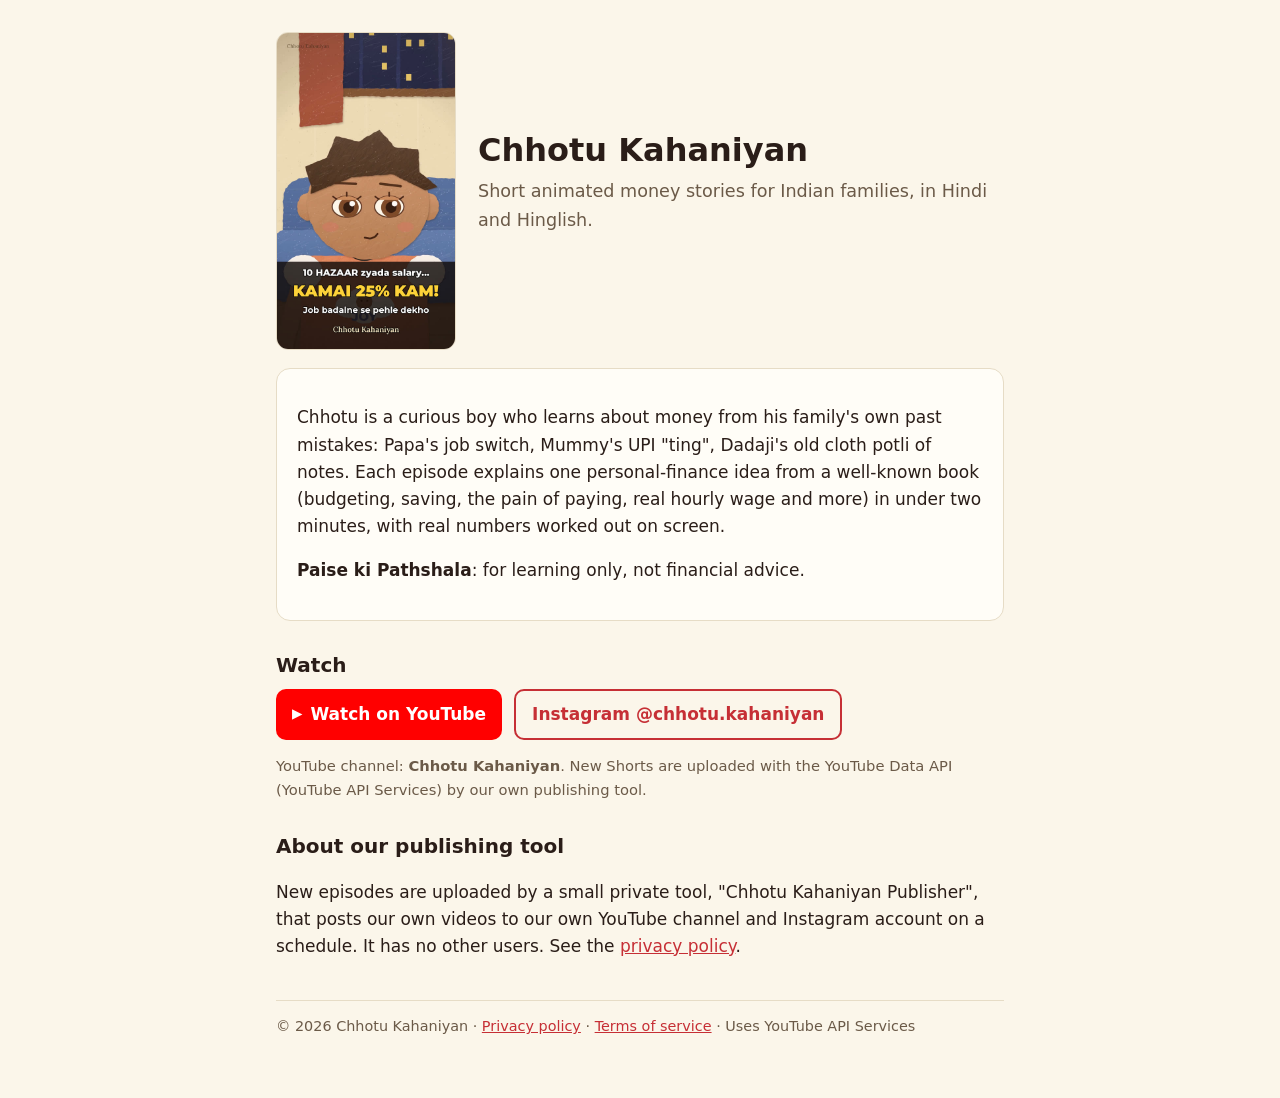
<file: index.html>
<!doctype html><html lang="en"><head><meta charset="utf-8"><meta name="viewport" content="width=device-width,initial-scale=1">
<title>Chhotu Kahaniyan</title><meta name="description" content="Chhotu Kahaniyan: short animated money stories for Indian families, in Hindi and Hinglish.">
<link rel="stylesheet" href="style.css"></head><body><main>
<div class="hero"><img src="cover.jpg" alt="Chhotu, the boy from Chhotu Kahaniyan"><div>
<h1>Chhotu Kahaniyan</h1>
<p class="lead">Short animated money stories for Indian families, in Hindi and Hinglish.</p></div></div>
<div class="card"><p>Chhotu is a curious boy who learns about money from his family's own past mistakes: Papa's job switch, Mummy's UPI "ting", Dadaji's old cloth potli of notes. Each episode explains one personal-finance idea from a well-known book (budgeting, saving, the pain of paying, real hourly wage and more) in under two minutes, with real numbers worked out on screen.</p>
<p><strong>Paise ki Pathshala</strong>: for learning only, not financial advice.</p></div>
<h2>Watch</h2>
<div class="watch">
<a class="yt" href="https://www.youtube.com/results?search_query=Chhotu+Kahaniyan"><span class="play">&#9654;</span> Watch on YouTube</a>
<a class="ig" href="https://www.instagram.com/chhotu.kahaniyan/">Instagram @chhotu.kahaniyan</a>
</div>
<p class="small">YouTube channel: <strong>Chhotu Kahaniyan</strong>. New Shorts are uploaded with the YouTube Data API (YouTube API Services) by our own publishing tool.</p>
<h2>About our publishing tool</h2>
<p>New episodes are uploaded by a small private tool, "Chhotu Kahaniyan Publisher", that posts our own videos to our own YouTube channel and Instagram account on a schedule. It has no other users. See the <a href="privacy.html">privacy policy</a>.</p>
<footer>© 2026 Chhotu Kahaniyan · <a href="privacy.html">Privacy policy</a> · <a href="terms.html">Terms of service</a> · Uses YouTube API Services</footer>
</main></body></html>
</file>
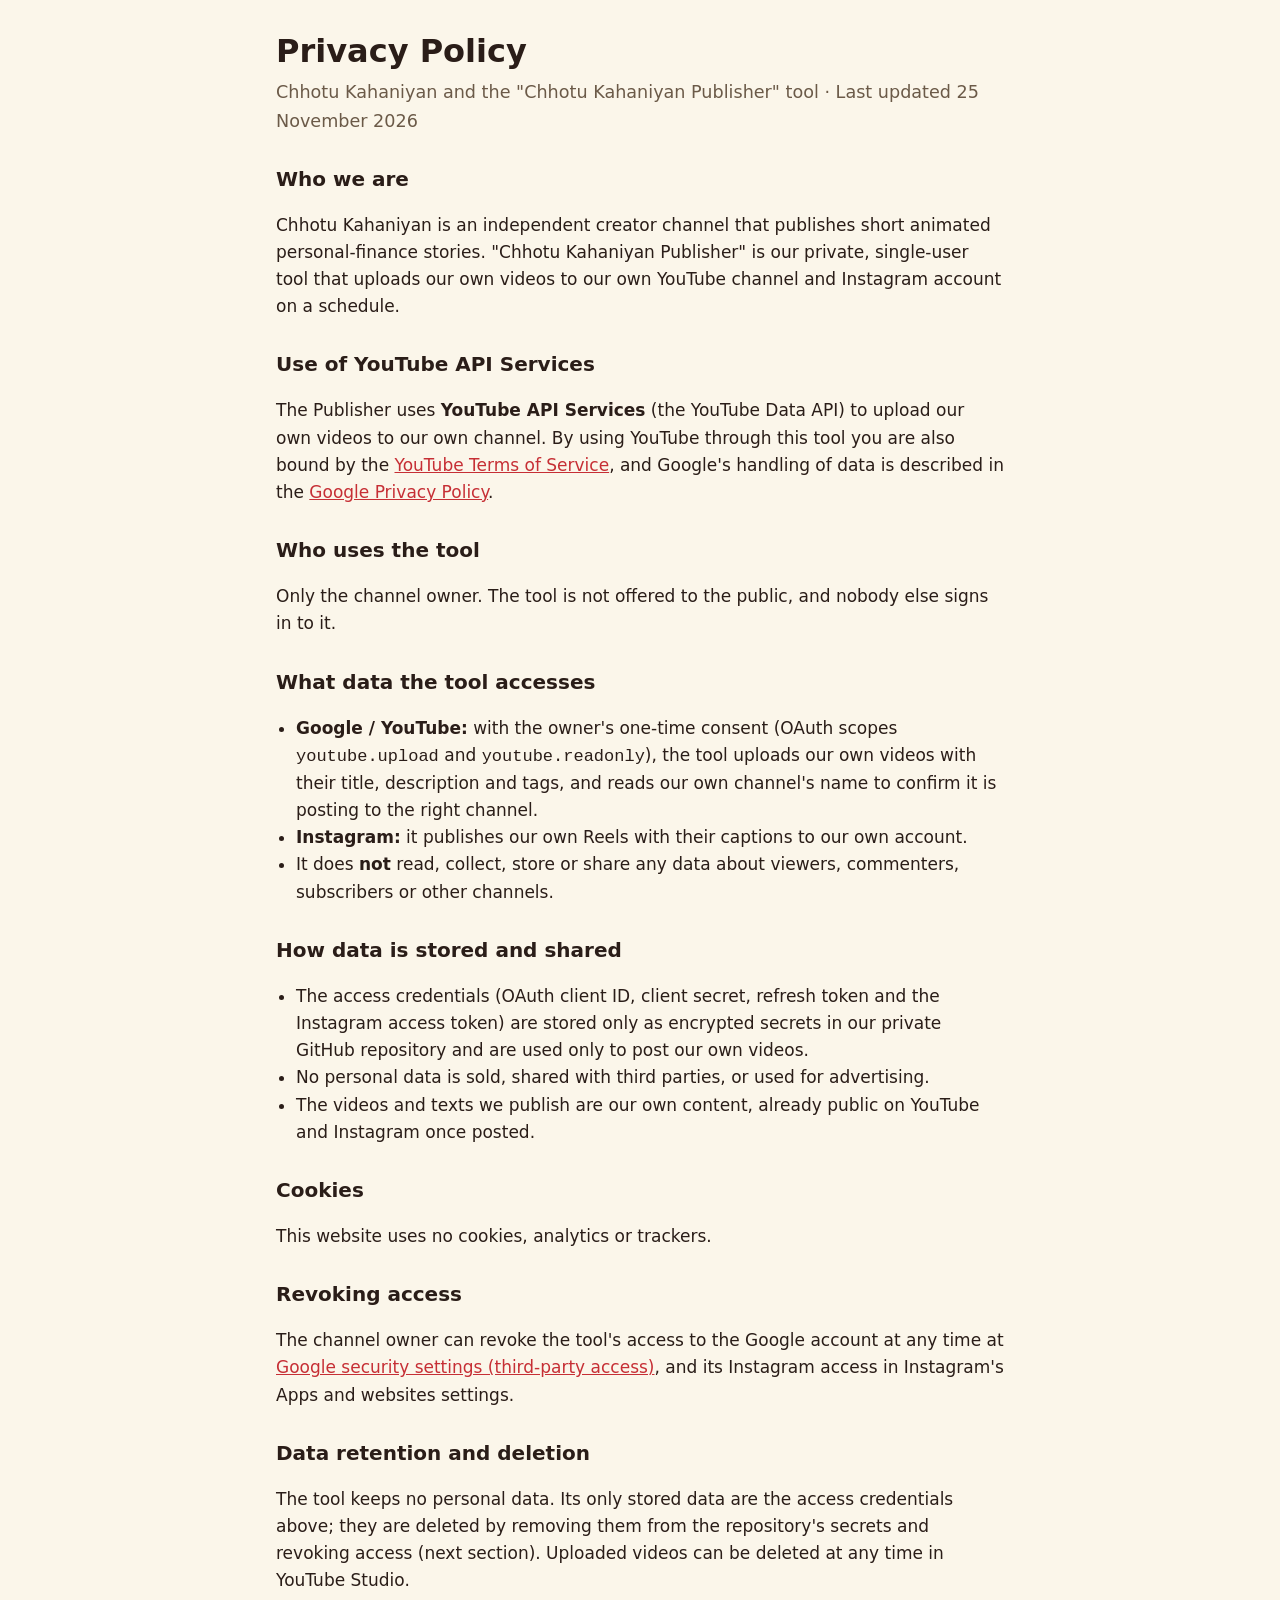
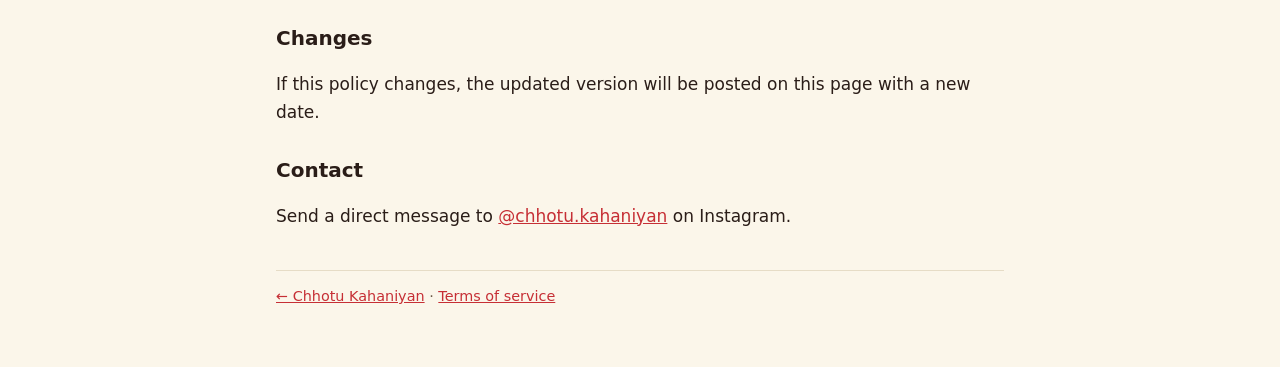
<file: privacy.html>
<!doctype html><html lang="en"><head><meta charset="utf-8"><meta name="viewport" content="width=device-width,initial-scale=1">
<title>Privacy Policy</title><meta name="description" content="Privacy policy for Chhotu Kahaniyan and the Chhotu Kahaniyan Publisher tool.">
<link rel="stylesheet" href="style.css"></head><body><main>
<h1>Privacy Policy</h1>
<p class="lead">Chhotu Kahaniyan and the "Chhotu Kahaniyan Publisher" tool · Last updated 25 November 2026</p>

<h2>Who we are</h2>
<p>Chhotu Kahaniyan is an independent creator channel that publishes short animated personal-finance stories. "Chhotu Kahaniyan Publisher" is our private, single-user tool that uploads our own videos to our own YouTube channel and Instagram account on a schedule.</p>

<h2>Use of YouTube API Services</h2>
<p>The Publisher uses <strong>YouTube API Services</strong> (the YouTube Data API) to upload our own videos to our own channel. By using YouTube through this tool you are also bound by the <a href="https://www.youtube.com/t/terms">YouTube Terms of Service</a>, and Google's handling of data is described in the <a href="https://policies.google.com/privacy">Google Privacy Policy</a>.</p>

<h2>Who uses the tool</h2>
<p>Only the channel owner. The tool is not offered to the public, and nobody else signs in to it.</p>

<h2>What data the tool accesses</h2>
<ul>
<li><strong>Google / YouTube:</strong> with the owner's one-time consent (OAuth scopes <code>youtube.upload</code> and <code>youtube.readonly</code>), the tool uploads our own videos with their title, description and tags, and reads our own channel's name to confirm it is posting to the right channel.</li>
<li><strong>Instagram:</strong> it publishes our own Reels with their captions to our own account.</li>
<li>It does <strong>not</strong> read, collect, store or share any data about viewers, commenters, subscribers or other channels.</li>
</ul>

<h2>How data is stored and shared</h2>
<ul>
<li>The access credentials (OAuth client ID, client secret, refresh token and the Instagram access token) are stored only as encrypted secrets in our private GitHub repository and are used only to post our own videos.</li>
<li>No personal data is sold, shared with third parties, or used for advertising.</li>
<li>The videos and texts we publish are our own content, already public on YouTube and Instagram once posted.</li>
</ul>

<h2>Cookies</h2>
<p>This website uses no cookies, analytics or trackers.</p>

<h2>Revoking access</h2>
<p>The channel owner can revoke the tool's access to the Google account at any time at <a href="https://security.google.com/settings/security/permissions">Google security settings (third-party access)</a>, and its Instagram access in Instagram's Apps and websites settings.</p>

<h2>Data retention and deletion</h2>
<p>The tool keeps no personal data. Its only stored data are the access credentials above; they are deleted by removing them from the repository's secrets and revoking access (next section). Uploaded videos can be deleted at any time in YouTube Studio.</p>

<h2>Changes</h2>
<p>If this policy changes, the updated version will be posted on this page with a new date.</p>

<h2>Contact</h2>
<p>Send a direct message to <a href="https://www.instagram.com/chhotu.kahaniyan/">@chhotu.kahaniyan</a> on Instagram.</p>
<footer><a href="index.html">← Chhotu Kahaniyan</a> · <a href="terms.html">Terms of service</a></footer>
</main></body></html>
</file>
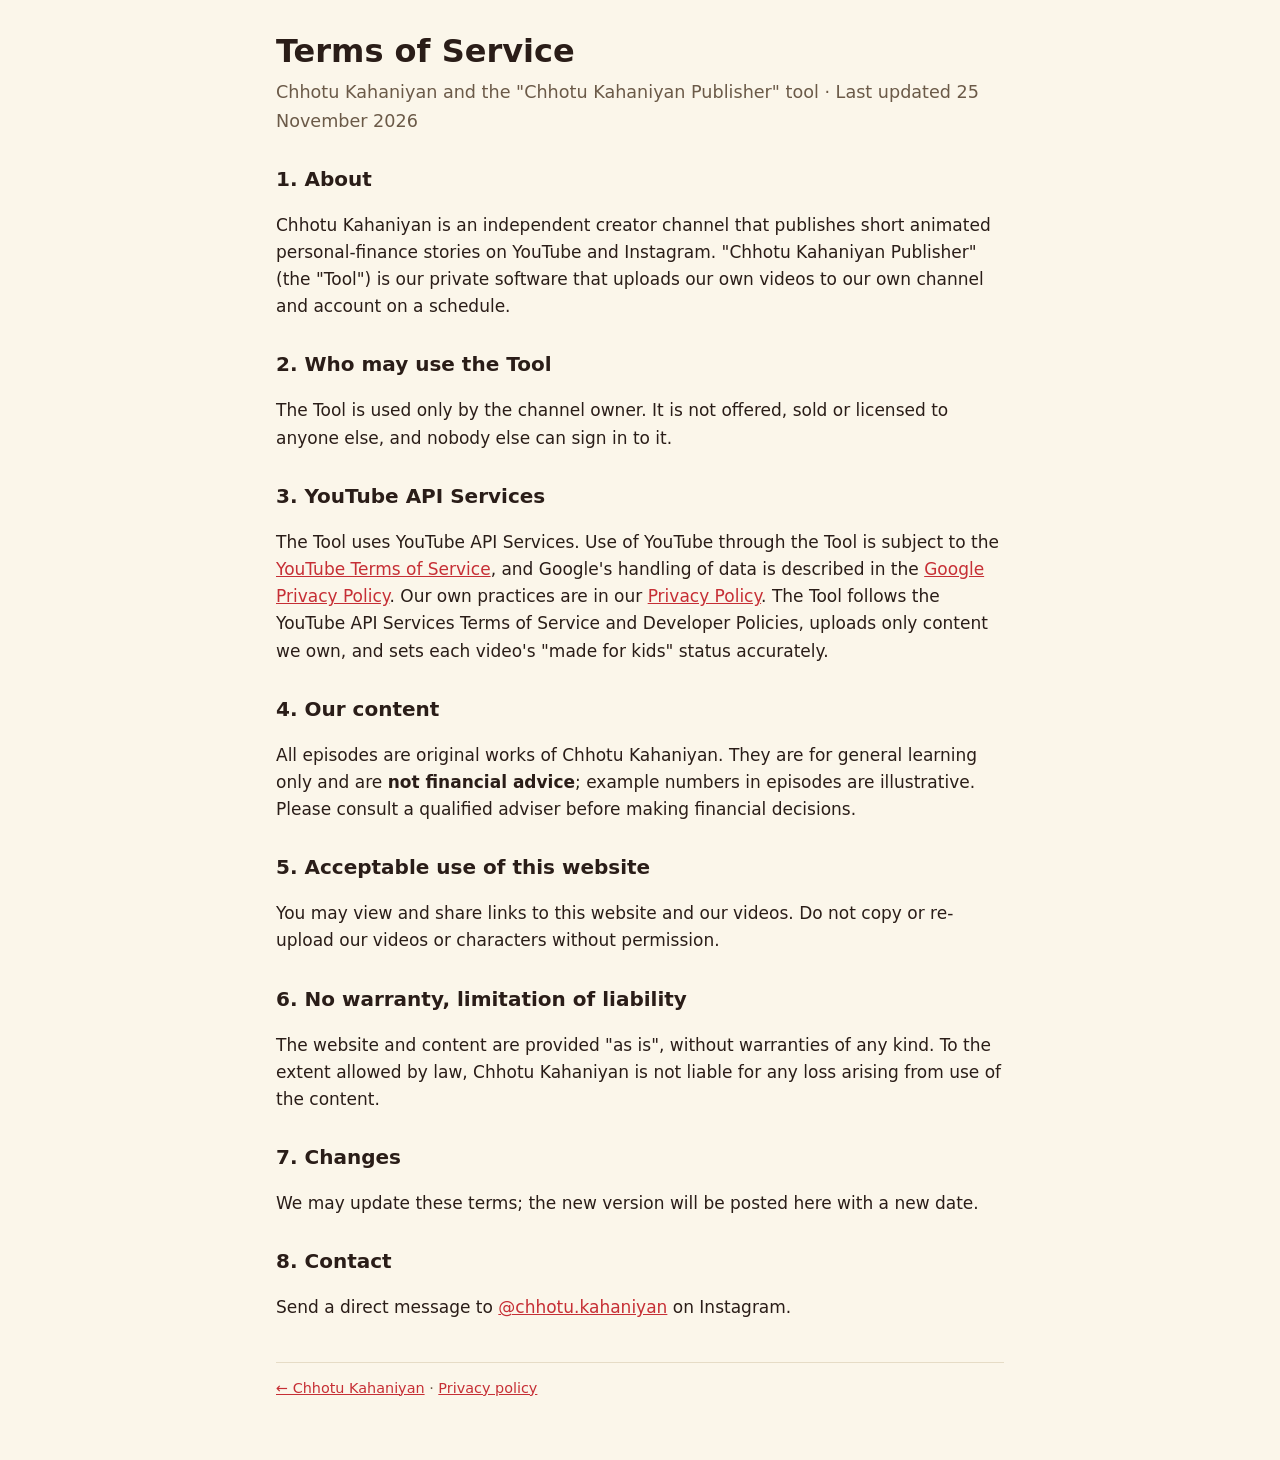
<file: terms.html>
<!doctype html><html lang="en"><head><meta charset="utf-8"><meta name="viewport" content="width=device-width,initial-scale=1">
<title>Terms of Service</title><meta name="description" content="Terms of service for Chhotu Kahaniyan and the Chhotu Kahaniyan Publisher tool.">
<link rel="stylesheet" href="style.css"></head><body><main>
<h1>Terms of Service</h1>
<p class="lead">Chhotu Kahaniyan and the "Chhotu Kahaniyan Publisher" tool · Last updated 25 November 2026</p>

<h2>1. About</h2>
<p>Chhotu Kahaniyan is an independent creator channel that publishes short animated personal-finance stories on YouTube and Instagram. "Chhotu Kahaniyan Publisher" (the "Tool") is our private software that uploads our own videos to our own channel and account on a schedule.</p>

<h2>2. Who may use the Tool</h2>
<p>The Tool is used only by the channel owner. It is not offered, sold or licensed to anyone else, and nobody else can sign in to it.</p>

<h2>3. YouTube API Services</h2>
<p>The Tool uses YouTube API Services. Use of YouTube through the Tool is subject to the <a href="https://www.youtube.com/t/terms">YouTube Terms of Service</a>, and Google's handling of data is described in the <a href="https://policies.google.com/privacy">Google Privacy Policy</a>. Our own practices are in our <a href="privacy.html">Privacy Policy</a>. The Tool follows the YouTube API Services Terms of Service and Developer Policies, uploads only content we own, and sets each video's "made for kids" status accurately.</p>

<h2>4. Our content</h2>
<p>All episodes are original works of Chhotu Kahaniyan. They are for general learning only and are <strong>not financial advice</strong>; example numbers in episodes are illustrative. Please consult a qualified adviser before making financial decisions.</p>

<h2>5. Acceptable use of this website</h2>
<p>You may view and share links to this website and our videos. Do not copy or re-upload our videos or characters without permission.</p>

<h2>6. No warranty, limitation of liability</h2>
<p>The website and content are provided "as is", without warranties of any kind. To the extent allowed by law, Chhotu Kahaniyan is not liable for any loss arising from use of the content.</p>

<h2>7. Changes</h2>
<p>We may update these terms; the new version will be posted here with a new date.</p>

<h2>8. Contact</h2>
<p>Send a direct message to <a href="https://www.instagram.com/chhotu.kahaniyan/">@chhotu.kahaniyan</a> on Instagram.</p>
<footer><a href="index.html">← Chhotu Kahaniyan</a> · <a href="privacy.html">Privacy policy</a></footer>
</main></body></html>
</file>
<file: style.css>
:root{--bg:#fbf6ea;--ink:#2a1d18;--muted:#6b5a48;--accent:#c62f35;--card:#fffdf7;--line:#e6dcc6}
@media (prefers-color-scheme:dark){:root{--bg:#1c1714;--ink:#f3ead6;--muted:#c9b896;--accent:#ff7a6b;--card:#26201c;--line:#3a312a}}
*{box-sizing:border-box}body{margin:0;background:var(--bg);color:var(--ink);font:17px/1.6 system-ui,-apple-system,"Segoe UI",Roboto,sans-serif}
main{max-width:760px;margin:0 auto;padding:32px 16px 60px}
h1{font-size:2rem;line-height:1.2;margin:0 0 8px}h2{font-size:1.25rem;margin:28px 0 8px}
p.lead{color:var(--muted);font-size:1.1rem;margin-top:0}a{color:var(--accent)}
.card{background:var(--card);border:1px solid var(--line);border-radius:14px;padding:18px 20px;margin:18px 0}
.hero{display:flex;gap:22px;align-items:center;flex-wrap:wrap}.hero img{width:180px;border-radius:12px;border:1px solid var(--line)}
.hero div{flex:1;min-width:240px}ul{padding-left:20px}footer{margin-top:40px;color:var(--muted);font-size:.9rem;border-top:1px solid var(--line);padding-top:14px}

.watch{display:flex;gap:12px;flex-wrap:wrap;margin:6px 0 10px}
.watch a{display:inline-flex;align-items:center;gap:8px;padding:10px 16px;border-radius:10px;text-decoration:none;font-weight:700}
.yt{background:#ff0000;color:#fff!important}.yt .play{font-size:.8em}
.ig{border:2px solid var(--accent);color:var(--accent)}
.small{font-size:.92rem;color:var(--muted)}
</file>
